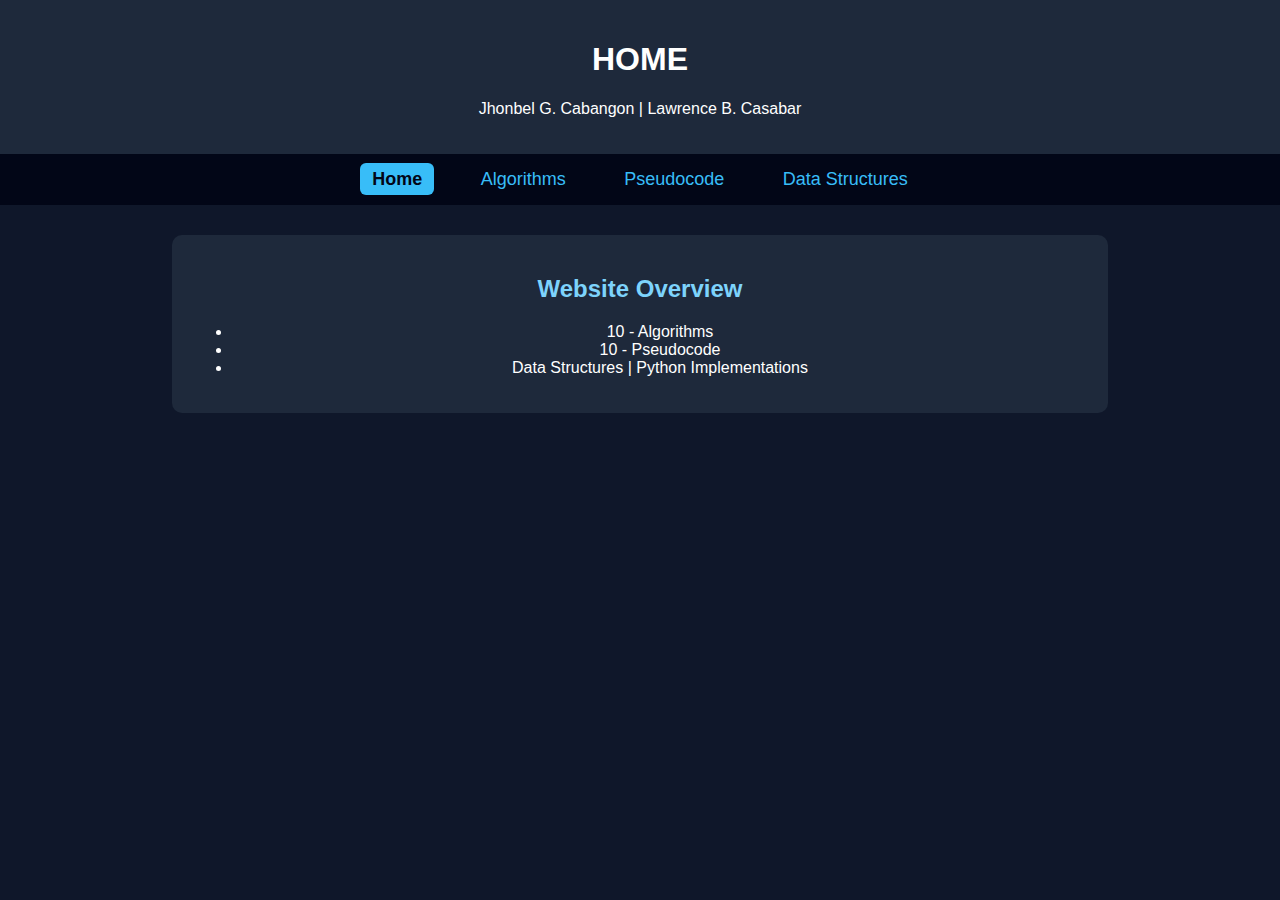
<file: index.html>
<!DOCTYPE html>
<html lang="en">
<head>
	<meta charset="UTF-8">
	<title>CC 104 | FINAL REQUIREMENT</title>
	<link rel="stylesheet" href="style.css">
</head>
<body>


	<header>
		<h1>HOME</h1>
		<p>Jhonbel G. Cabangon | Lawrence B. Casabar</p>
	</header>


	<nav>
	  <a href="index.html" class="active">Home</a>
	  <a href="algorithms.html">Algorithms</a>
	  <a href="pseudocode.html">Pseudocode</a>
	  <a href="datastructures.html">Data Structures</a>
	</nav>


	<section class="card">
		<h2>Website Overview</h2>
		<ul>
			<li>10 - Algorithms</li>
			<li>10 - Pseudocode</li>
			<li>Data Structures | Python Implementations</li>
		</ul>
	</section>


</body>
</html>
</file>
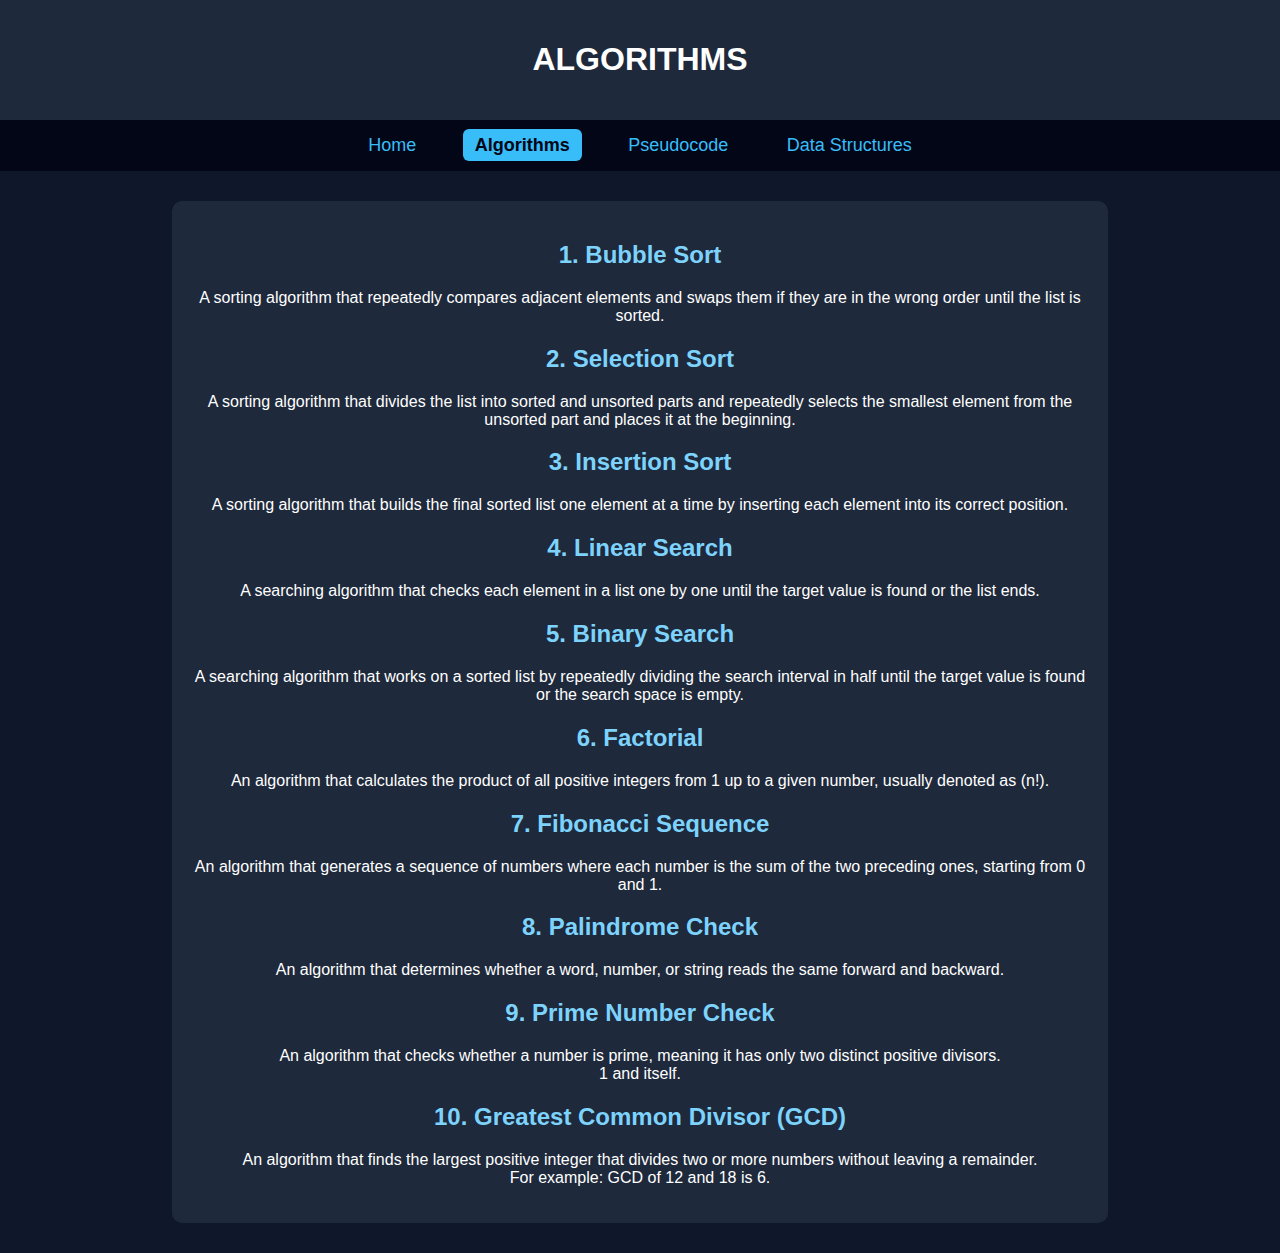
<file: algorithms.html>
<!DOCTYPE html>
<html>
<head>
	<title>Algorithms</title>
	<link rel="stylesheet" href="style.css">
</head>
<body>


	<header>
		<h1>ALGORITHMS</h1>
	</header>

	<nav>
	  <a href="index.html">Home</a>
	  <a href="algorithms.html" class="active">Algorithms</a>
	  <a href="pseudocode.html">Pseudocode</a>
	  <a href="datastructures.html">Data Structures</a>
	</nav>


	<div class="card">

		<h2>1. Bubble Sort</h2>
		<p>A sorting algorithm that repeatedly compares adjacent elements and swaps them if they are in the wrong order until the list is sorted.</p>


		<h2>2. Selection Sort</h2>
		<p>A sorting algorithm that divides the list into sorted and unsorted parts and repeatedly selects the smallest element from the unsorted part and places it at the beginning.</p>


		<h2>3. Insertion Sort</h2>
		<p>A sorting algorithm that builds the final sorted list one element at a time by inserting each element into its correct position.</p>


		<h2>4. Linear Search</h2>
		<p>A searching algorithm that checks each element in a list one by one until the target value is found or the list ends.</p>


		<h2>5. Binary Search</h2>
		<p>A searching algorithm that works on a sorted list by repeatedly dividing the search interval in half until the target value is found or the search space is empty.</p>


		<h2>6. Factorial</h2>
		<p>An algorithm that calculates the product of all positive integers from 1 up to a given number, usually denoted as (n!).</p>


		<h2>7. Fibonacci Sequence</h2>
		<p>An algorithm that generates a sequence of numbers where each number is the sum of the two preceding ones, starting from 0 and 1.</p>


		<h2>8. Palindrome Check</h2>
		<p>An algorithm that determines whether a word, number, or string reads the same forward and backward.</p>


		<h2>9. Prime Number Check</h2>
		<p>An algorithm that checks whether a number is prime, meaning it has only two distinct positive divisors.<br> 1 and itself.</p>


		<h2>10. Greatest Common Divisor (GCD)</h2>
		<p>An algorithm that finds the largest positive integer that divides two or more numbers without leaving a remainder.<br>For example: GCD of 12 and 18 is 6.</p>


	</div>


</body>
</html>
</file>
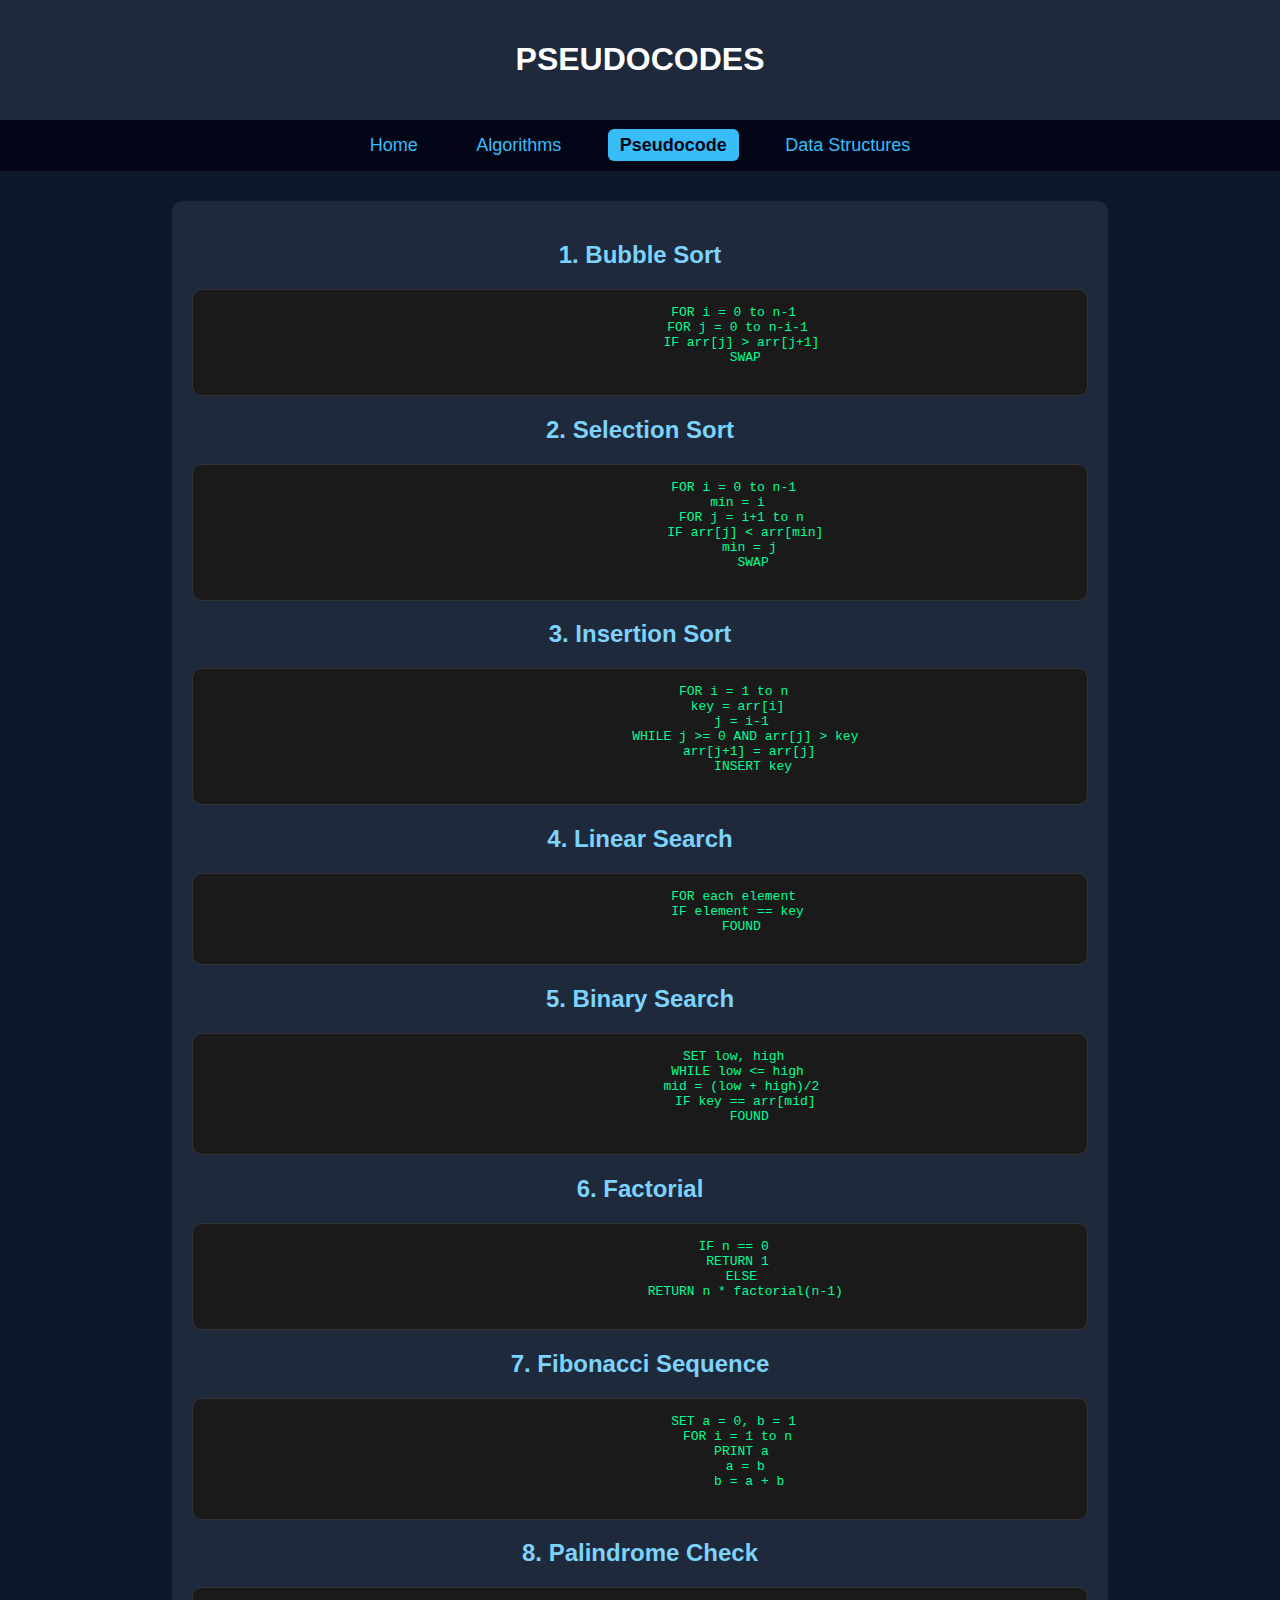
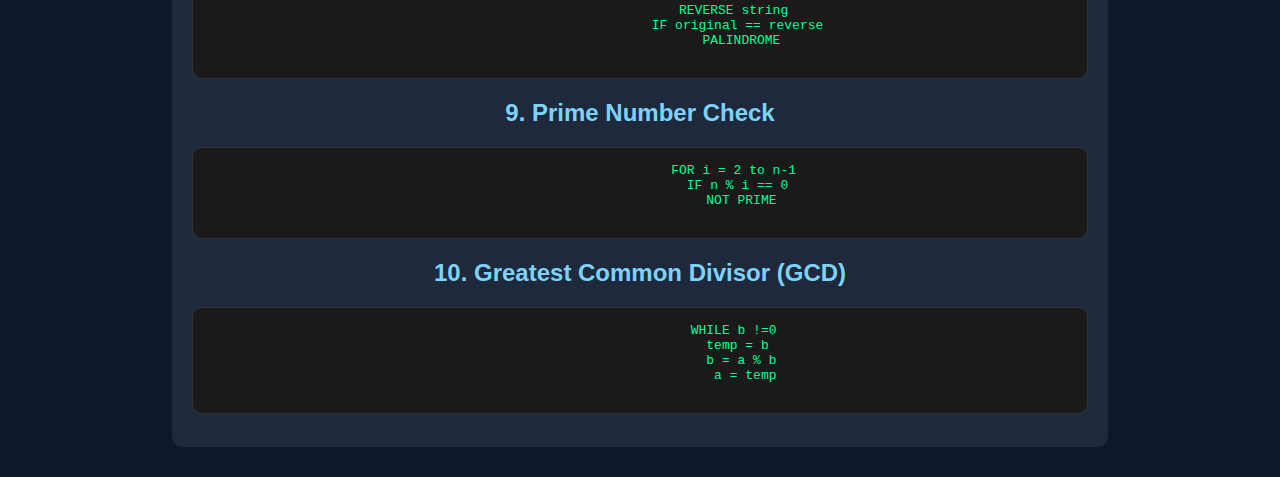
<file: pseudocode.html>
<!DOCTYPE html>
<html>
<head>
	<title>Pseudocode</title>
	<link rel="stylesheet" href="style.css">
</head>
<body>


	<header>
		<h1>PSEUDOCODES</h1>
	</header>


	<nav>
		<a href="index.html">Home</a>
		<a href="algorithms.html">Algorithms</a>
		<a href="pseudocode.html" class="active">Pseudocode</a>
		<a href="datastructures.html">Data Structures</a>
	</nav>


	<div class="card">

		<h2>1. Bubble Sort</h2>
			<pre>
			FOR i = 0 to n-1
			 FOR j = 0 to n-i-1
			  IF arr[j] > arr[j+1]
			   SWAP
			</pre>


		<h2>2. Selection Sort</h2>
			<pre>
			FOR i = 0 to n-1
			 min = i
			  FOR j = i+1 to n
			   IF arr[j] < arr[min]
			    min = j
			     SWAP
			</pre>


		<h2>3. Insertion Sort</h2>
			<pre>
			FOR i = 1 to n
			 key = arr[i]
			  j = i-1
			   WHILE j >= 0 AND arr[j] > key
			    arr[j+1] = arr[j]
			     INSERT key
			</pre>


		<h2>4. Linear Search</h2>
			<pre>
			FOR each element
			 IF element == key
			  FOUND
			</pre>


		<h2>5. Binary Search</h2>
			<pre>
			SET low, high
			 WHILE low <= high
			  mid = (low + high)/2
			   IF key == arr[mid]
			    FOUND
			</pre>


		<h2>6. Factorial</h2>
			<pre>
			IF n == 0
			 RETURN 1
			  ELSE
			   RETURN n * factorial(n-1)
			</pre>


		<h2>7. Fibonacci Sequence</h2>
			<pre>
			SET a = 0, b = 1
			 FOR i = 1 to n
			  PRINT a
			   a = b
			    b = a + b
			</pre>


		<h2>8. Palindrome Check</h2>
			<pre>
			REVERSE string
			 IF original == reverse
			  PALINDROME
			</pre>

		<h2>9. Prime Number Check</h2>
			<pre>
			FOR i = 2 to n-1
			 IF n % i == 0
			  NOT PRIME
			</pre>

		<h2>10. Greatest Common Divisor (GCD)</h2>
			<pre>
			WHILE b !=0
			 temp = b
			  b = a % b
			   a = temp
			</pre>

	</div>


</body>
</html>
</file>
<file: style.css>
body {
    margin: 0;
    font-family: Arial, sans-serif;
    background: #0f172a;
    color: white;
    text-align: center;
}


header {
    padding: 20px;
    background: #1e293b;
}


nav {
    background: #020617;
    padding: 15px;
}


nav a {
    color: #38bdf8;
    margin: 0 15px;
    text-decoration: none;
    font-size: 18px;
    padding: 6px 12px;
    border-radius: 6px;
}


nav a:hover {
    background: #1e293b;
}


nav a.active {
    background: #38bdf8;
    color: #020617;
    font-weight: bold;
}


nav a:hover {
    text-decoration: underline;
}


.card {
    background: #1e293b;
    width: 70%;
    margin: 30px auto;
    padding: 20px;
    border-radius: 10px;
}


pre {
    background: #1a1a1a;
    color: #00ff95;
    padding: 15px;
    border-radius: 10px;
    font-family: monospace;
    overflow-x: auto;
    border: 1px solid #333;
}


h2 {
color: #7dd3fc;
}

.btn-group {
    display: flex;
    justify-content: center; 
    gap: 10px;
    margin-top: 12px;
}

.btn-group button {
    font-size: 13px;
    padding: 5px 12px;     
    border-radius: 5px;
    border: none;
    cursor: pointer;
    transition: 0.2s ease;
    min-width: 90px;
    margin-top: 5px;        
}

.run-btn {
    background-color: #04AA6D;
    color: white;
}

.run-btn:hover {
    background-color: #03985f;
}

.output-box {
    background: #0d0d0d;
    color: #00ff95;
    padding: 15px;
    border-radius: 10px;
    font-family: monospace;
    white-space: pre-wrap;
    margin-top: 10px;
    border: 1px solid #333;
    min-height: 50px;
}
</file>
